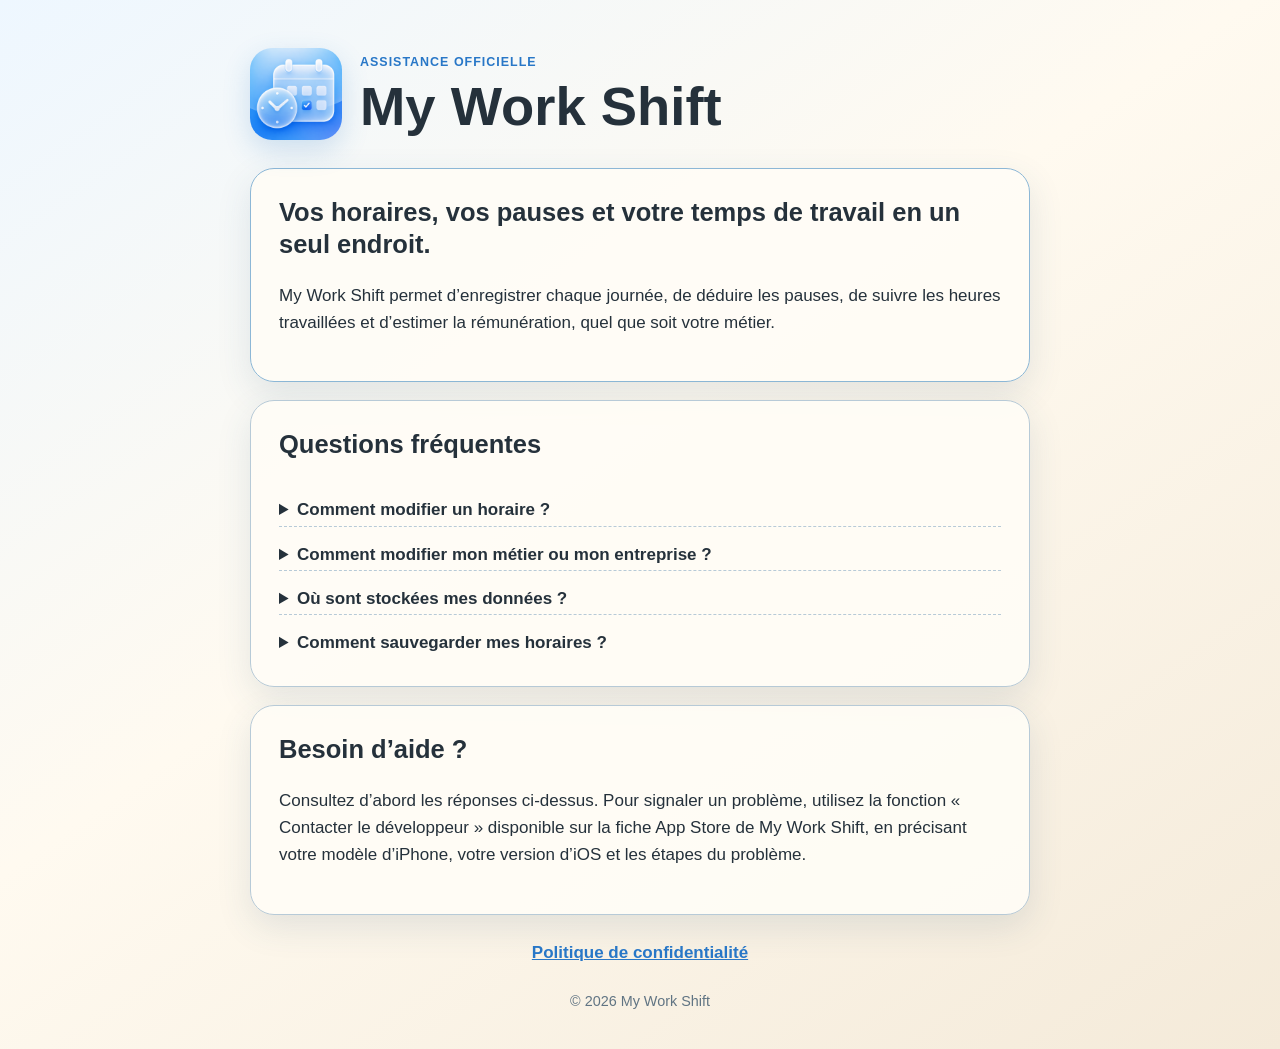
<file: index.html>
<!doctype html>
<html lang="fr">
<head>
  <meta charset="utf-8">
  <meta name="viewport" content="width=device-width, initial-scale=1">
  <meta name="description" content="Assistance officielle de l’application My Work Shift.">
  <title>My Work Shift — Assistance</title>
  <link rel="stylesheet" href="styles.css">
</head>
<body>
  <main>
    <header>
      <img src="app-icon.png" alt="Icône My Work Shift">
      <div><p class="eyebrow">ASSISTANCE OFFICIELLE</p><h1>My Work Shift</h1></div>
    </header>
    <section class="hero">
      <h2>Vos horaires, vos pauses et votre temps de travail en un seul endroit.</h2>
      <p>My Work Shift permet d’enregistrer chaque journée, de déduire les pauses, de suivre les heures travaillées et d’estimer la rémunération, quel que soit votre métier.</p>
    </section>
    <section>
      <h2>Questions fréquentes</h2>
      <details><summary>Comment modifier un horaire ?</summary><p>Ouvrez le Planning puis touchez directement la journée ou l’horaire concerné. Modifiez les heures, pauses ou informations, puis enregistrez.</p></details>
      <details><summary>Comment modifier mon métier ou mon entreprise ?</summary><p>Ouvrez Réglages, puis Profil professionnel. Les horaires déjà enregistrés sont conservés.</p></details>
      <details><summary>Où sont stockées mes données ?</summary><p>Les données restent sur vos appareils Apple et, si iCloud est disponible, sont synchronisées dans votre espace iCloud privé.</p></details>
      <details><summary>Comment sauvegarder mes horaires ?</summary><p>La rubrique Données des Réglages permet d’exporter l’historique au format CSV ou une sauvegarde complète.</p></details>
    </section>
    <section>
      <h2>Besoin d’aide ?</h2>
      <p>Consultez d’abord les réponses ci-dessus. Pour signaler un problème, utilisez la fonction « Contacter le développeur » disponible sur la fiche App Store de My Work Shift, en précisant votre modèle d’iPhone, votre version d’iOS et les étapes du problème.</p>
    </section>
    <nav><a href="privacy.html">Politique de confidentialité</a></nav>
    <footer>© 2026 My Work Shift</footer>
  </main>
</body>
</html>
</file>
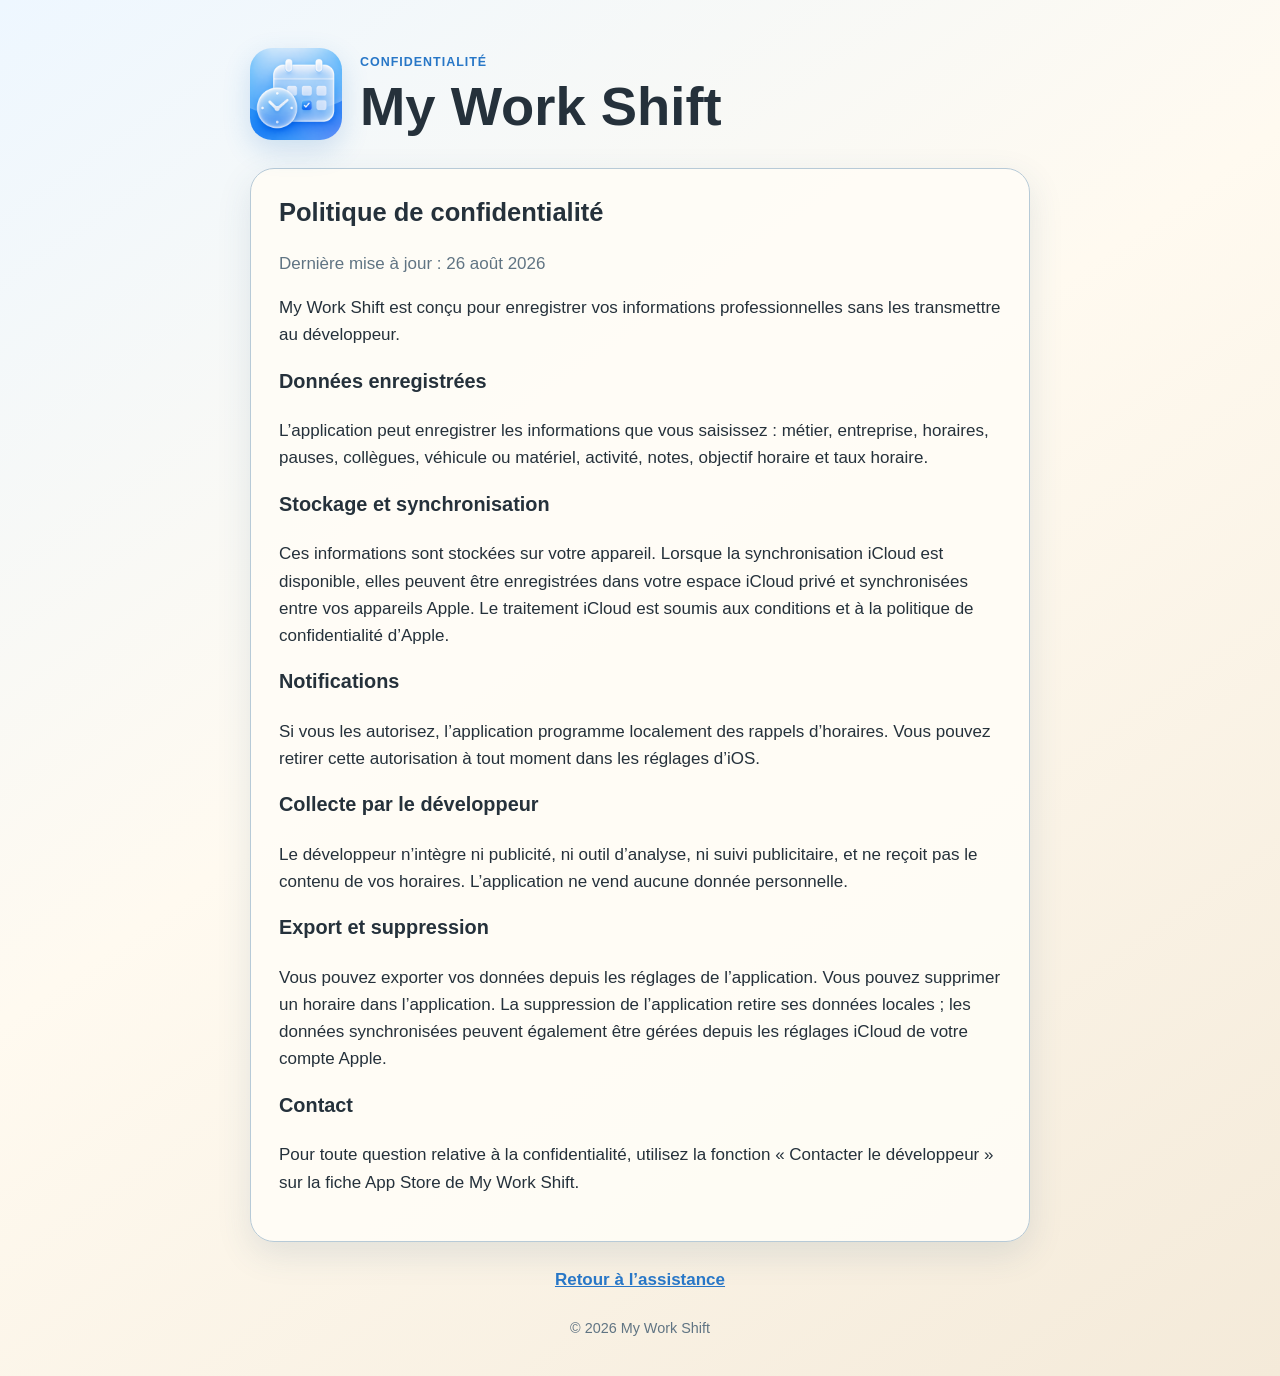
<file: privacy.html>
<!doctype html>
<html lang="fr">
<head>
  <meta charset="utf-8">
  <meta name="viewport" content="width=device-width, initial-scale=1">
  <meta name="description" content="Politique de confidentialité de l’application My Work Shift.">
  <title>My Work Shift — Confidentialité</title>
  <link rel="stylesheet" href="styles.css">
</head>
<body>
  <main>
    <header><img src="app-icon.png" alt="Icône My Work Shift"><div><p class="eyebrow">CONFIDENTIALITÉ</p><h1>My Work Shift</h1></div></header>
    <section>
      <h2>Politique de confidentialité</h2>
      <p class="updated">Dernière mise à jour : 26 août 2026</p>
      <p>My Work Shift est conçu pour enregistrer vos informations professionnelles sans les transmettre au développeur.</p>
      <h3>Données enregistrées</h3>
      <p>L’application peut enregistrer les informations que vous saisissez : métier, entreprise, horaires, pauses, collègues, véhicule ou matériel, activité, notes, objectif horaire et taux horaire.</p>
      <h3>Stockage et synchronisation</h3>
      <p>Ces informations sont stockées sur votre appareil. Lorsque la synchronisation iCloud est disponible, elles peuvent être enregistrées dans votre espace iCloud privé et synchronisées entre vos appareils Apple. Le traitement iCloud est soumis aux conditions et à la politique de confidentialité d’Apple.</p>
      <h3>Notifications</h3>
      <p>Si vous les autorisez, l’application programme localement des rappels d’horaires. Vous pouvez retirer cette autorisation à tout moment dans les réglages d’iOS.</p>
      <h3>Collecte par le développeur</h3>
      <p>Le développeur n’intègre ni publicité, ni outil d’analyse, ni suivi publicitaire, et ne reçoit pas le contenu de vos horaires. L’application ne vend aucune donnée personnelle.</p>
      <h3>Export et suppression</h3>
      <p>Vous pouvez exporter vos données depuis les réglages de l’application. Vous pouvez supprimer un horaire dans l’application. La suppression de l’application retire ses données locales ; les données synchronisées peuvent également être gérées depuis les réglages iCloud de votre compte Apple.</p>
      <h3>Contact</h3>
      <p>Pour toute question relative à la confidentialité, utilisez la fonction « Contacter le développeur » sur la fiche App Store de My Work Shift.</p>
    </section>
    <nav><a href="index.html">Retour à l’assistance</a></nav>
    <footer>© 2026 My Work Shift</footer>
  </main>
</body>
</html>
</file>
<file: styles.css>
:root { color-scheme: light dark; --blue:#2877c7; --ink:#25313b; --paper:#fffaf0; --line:#b7cad7; }
* { box-sizing: border-box; }
body { margin:0; font:17px/1.6 -apple-system, BlinkMacSystemFont, "Segoe UI", sans-serif; color:var(--ink); background:linear-gradient(145deg,#eef7ff,#fffaf0 45%,#f4ead9); }
main { width:min(780px,calc(100% - 32px)); margin:0 auto; padding:48px 0 36px; }
header { display:flex; align-items:center; gap:18px; margin-bottom:28px; }
header img { width:92px; height:92px; border-radius:22px; box-shadow:0 10px 28px #2877c733; }
h1,h2,h3,p { margin-top:0; }
h1 { margin-bottom:0; font-size:clamp(2rem,7vw,3.4rem); line-height:1; }
h2 { line-height:1.25; }
.eyebrow { margin-bottom:7px; color:var(--blue); font-weight:800; letter-spacing:.08em; font-size:.78rem; }
.hero, section { margin:18px 0; padding:28px; border:1px solid var(--line); border-radius:24px; background:#fffdf7e8; box-shadow:0 12px 34px #315a7420; }
.hero { border-color:#8cb7d6; }
details { border-top:1px dashed var(--line); padding:14px 0 2px; }
details:first-of-type { border-top:0; }
summary { cursor:pointer; font-weight:700; }
details p { margin:10px 0; }
.updated { color:#607483; }
a { color:var(--blue); font-weight:700; }
nav,footer { text-align:center; margin-top:24px; }
footer { color:#607483; font-size:.9rem; }
@media (prefers-color-scheme:dark) { :root { --ink:#edf4f7; --paper:#182128; --line:#536b78; } body { background:linear-gradient(145deg,#142333,#261f18); } .hero,section { background:#202b32ee; } }
</file>
